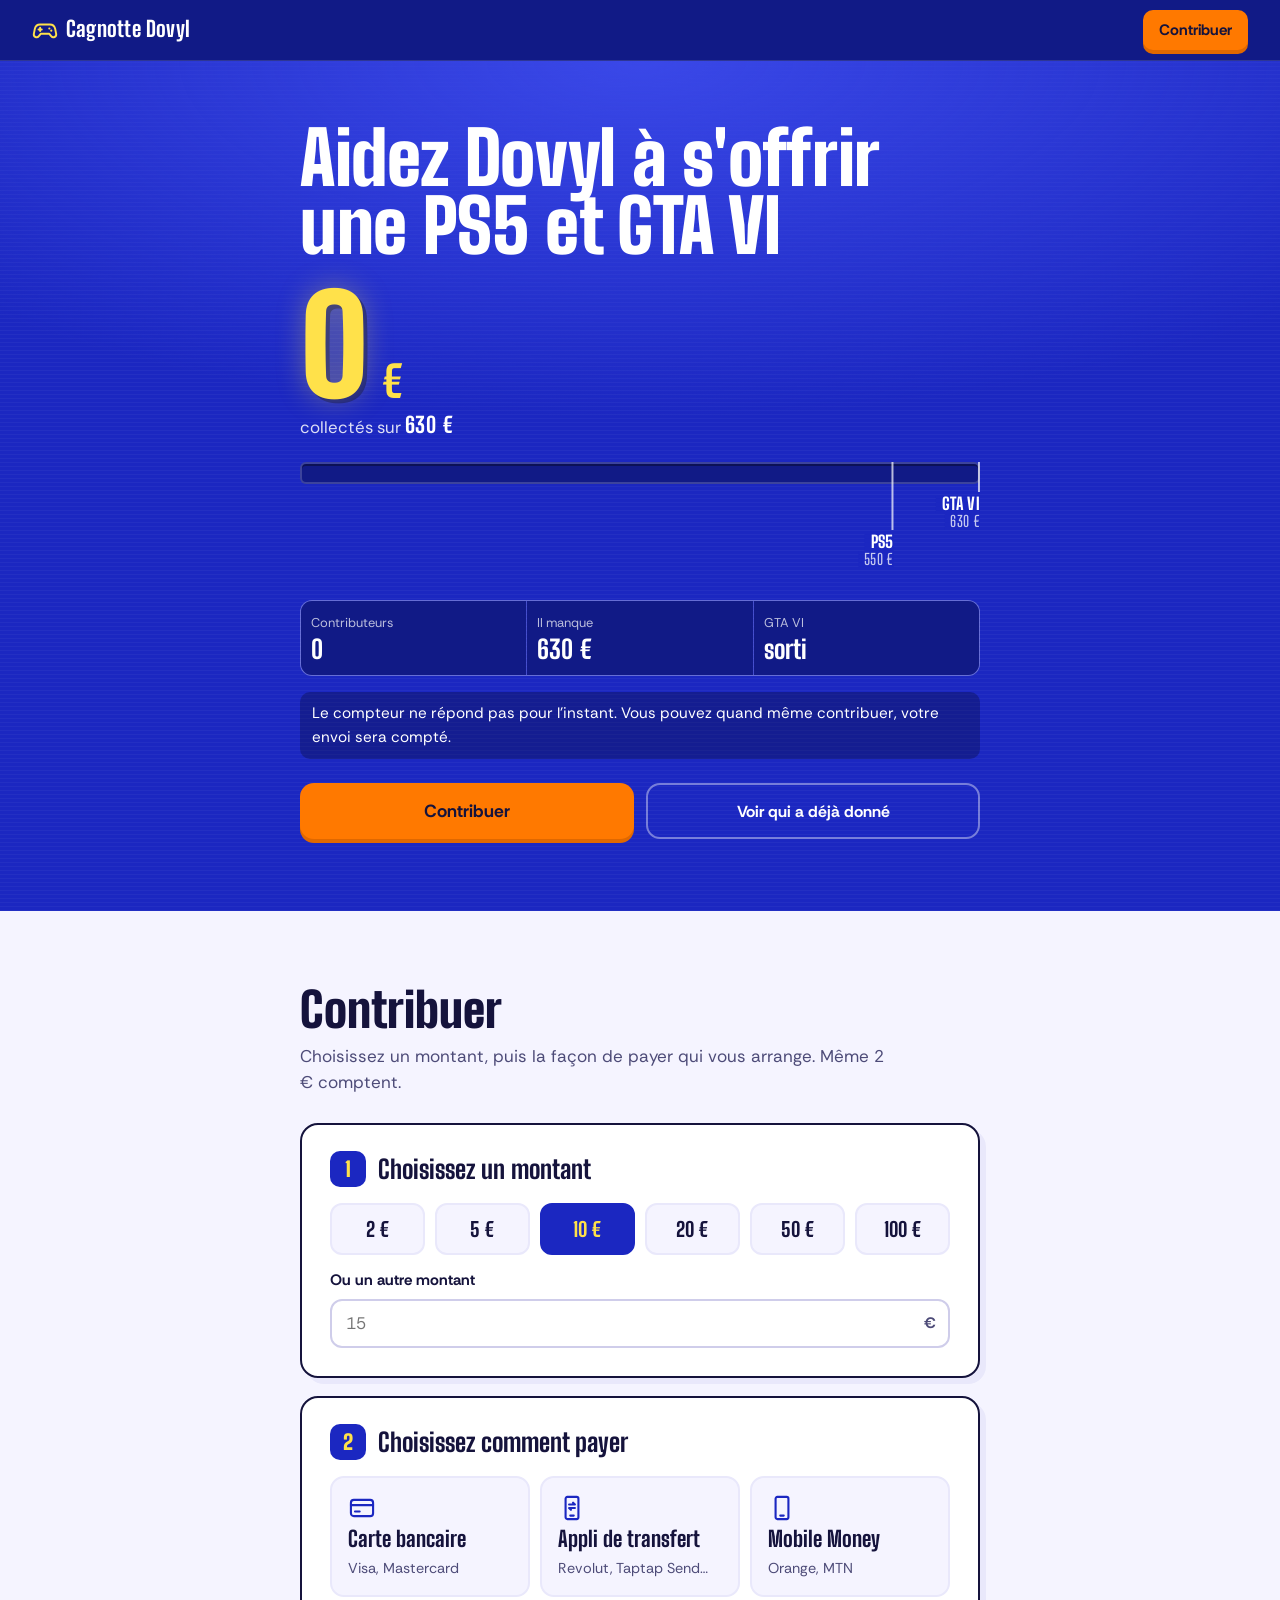
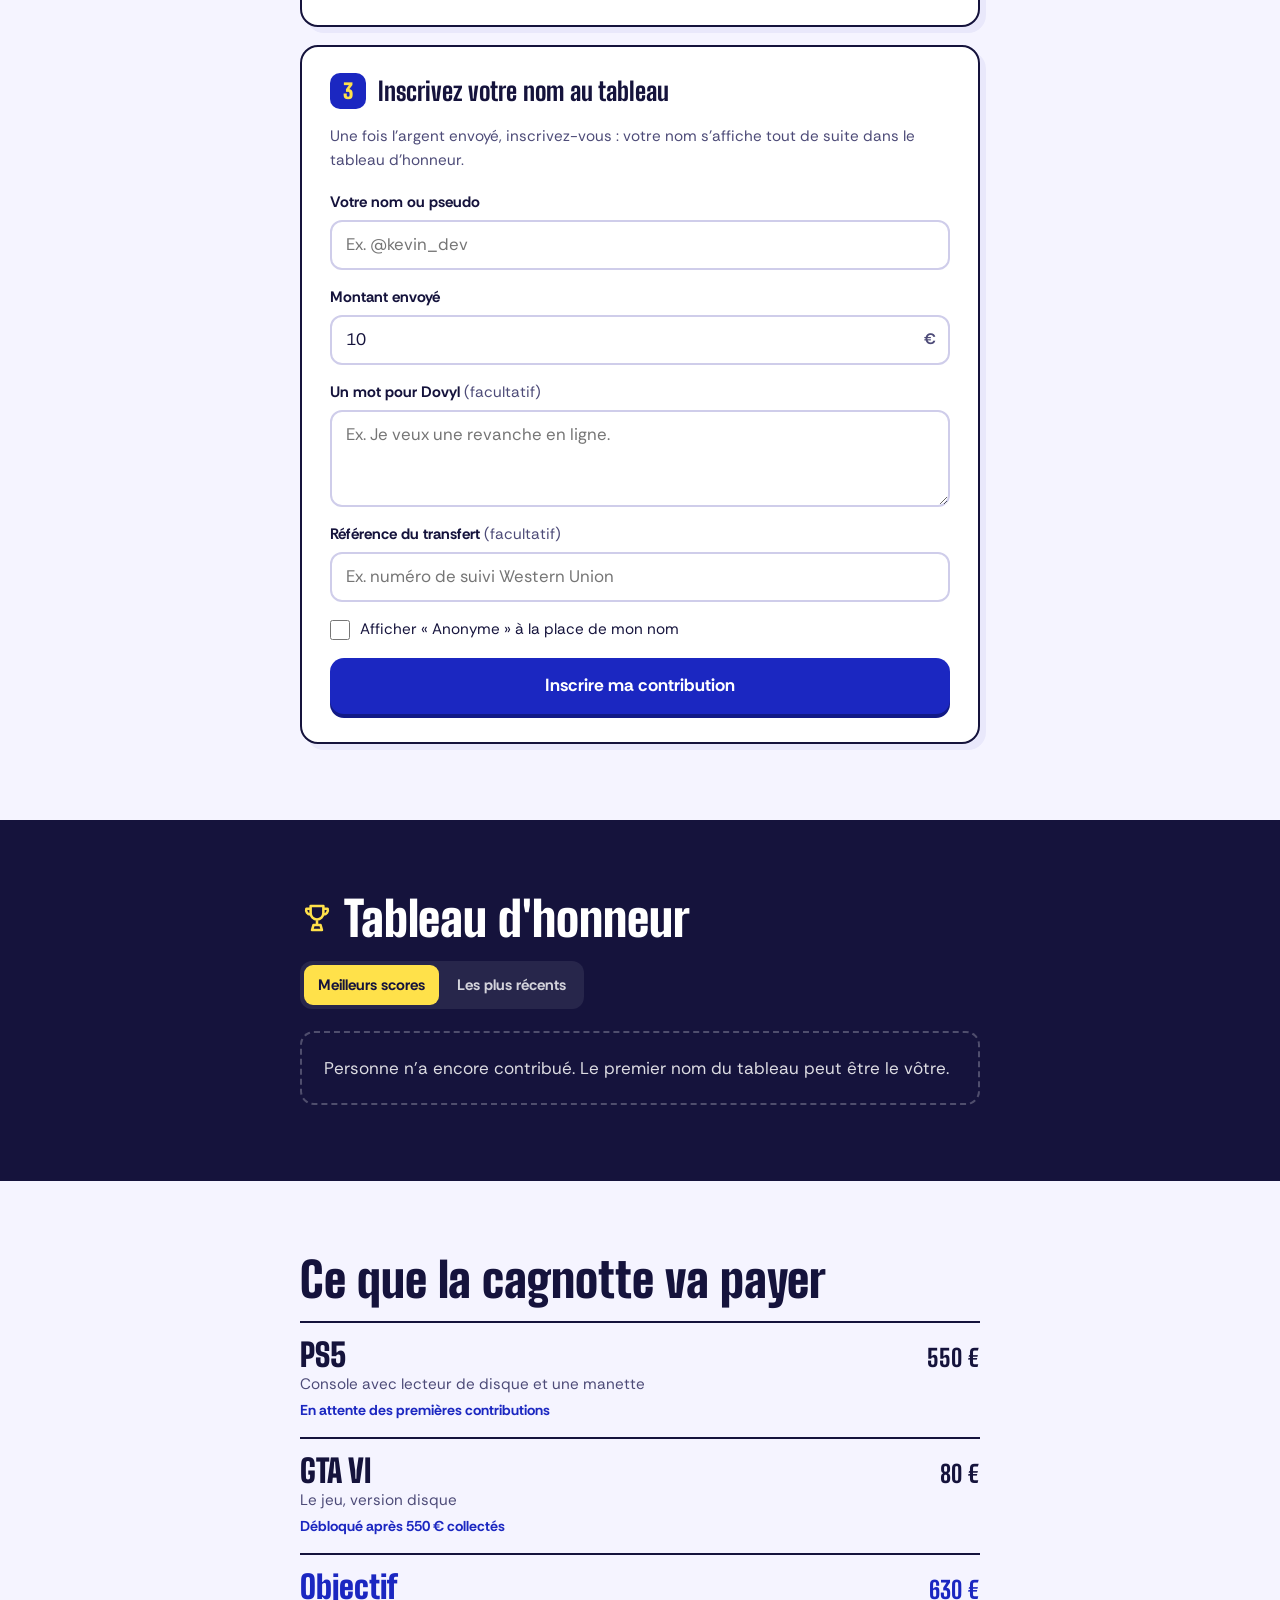
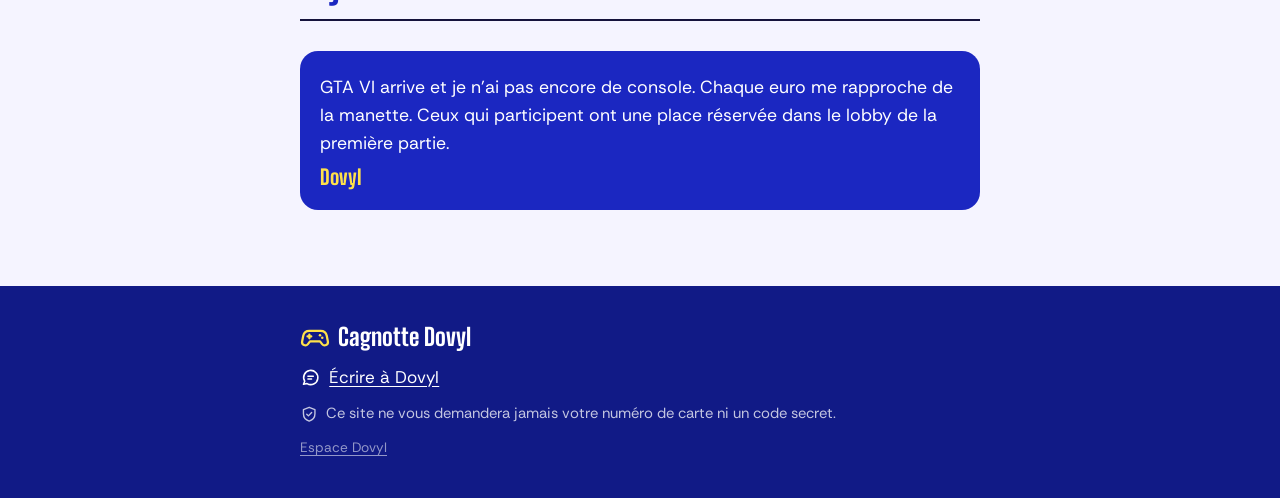
<file: index.html>
<!doctype html>
<html lang="fr">
<head>
  <meta charset="utf-8">
  <meta name="viewport" content="width=device-width, initial-scale=1">
  <title>Cagnotte Dovyl</title>
  <meta name="description" content="Aidez Dovyl à s'offrir une PS5 et GTA VI. Par carte bancaire ou appli de transfert, même 2 € comptent.">
  <meta name="theme-color" content="#1B27C1">
  <meta property="og:title" content="Cagnotte Dovyl : objectif PS5 + GTA VI">
  <meta property="og:description" content="Par carte bancaire ou appli de transfert. Même 2 € comptent.">
  <meta property="og:type" content="website">
  <meta property="og:image" content="https://nguiesseuyepmoudovyl.github.io/cagnotte-dovyl/assets/apercu.png">
  <meta name="twitter:card" content="summary_large_image">
  <link rel="icon" href="assets/favicon.svg" type="image/svg+xml">
  <link rel="preconnect" href="https://fonts.googleapis.com">
  <link rel="preconnect" href="https://fonts.gstatic.com" crossorigin>
  <link href="https://fonts.googleapis.com/css2?family=Rethink+Sans:wght@400;600;700&family=Big+Shoulders+Display:wght@600;800;900&display=swap" rel="stylesheet">
  <link rel="stylesheet" href="assets/style.css">
</head>
<body>
  <svg width="0" height="0" style="position:absolute" aria-hidden="true">
    <symbol id="i-manette" viewBox="0 0 24 24"><path fill="none" stroke="currentColor" stroke-width="1.8" stroke-linecap="round" stroke-linejoin="round" d="M7.5 7h9a5 5 0 0 1 4.9 4l.9 4.6a2.6 2.6 0 0 1-4.6 2.1L16 15.5H8l-1.7 2.2a2.6 2.6 0 0 1-4.6-2.1L2.6 11a5 5 0 0 1 4.9-4ZM7.5 10v3M6 11.5h3"/><circle cx="16" cy="10.6" r="1" fill="currentColor"/><circle cx="17.8" cy="12.6" r="1" fill="currentColor"/></symbol>
    <symbol id="i-carte" viewBox="0 0 24 24"><rect x="2.5" y="5" width="19" height="14" rx="2.5" fill="none" stroke="currentColor" stroke-width="1.8"/><path fill="none" stroke="currentColor" stroke-width="1.8" stroke-linecap="round" d="M2.5 9.5h19M6 15h4"/></symbol>
    <symbol id="i-appli" viewBox="0 0 24 24"><path fill="none" stroke="currentColor" stroke-width="1.8" stroke-linecap="round" stroke-linejoin="round" d="M8 2.5h8a1.5 1.5 0 0 1 1.5 1.5v16a1.5 1.5 0 0 1-1.5 1.5H8A1.5 1.5 0 0 1 6.5 20V4A1.5 1.5 0 0 1 8 2.5ZM10.5 18.5h3M9.5 9h5l-1.6-1.6M14.5 12h-5l1.6 1.6"/></symbol>
    <symbol id="i-tel" viewBox="0 0 24 24"><path fill="none" stroke="currentColor" stroke-width="1.8" stroke-linecap="round" stroke-linejoin="round" d="M8 2.5h8a1.5 1.5 0 0 1 1.5 1.5v16a1.5 1.5 0 0 1-1.5 1.5H8A1.5 1.5 0 0 1 6.5 20V4A1.5 1.5 0 0 1 8 2.5ZM10.5 18.5h3"/></symbol>
    <symbol id="i-copier" viewBox="0 0 24 24"><path fill="none" stroke="currentColor" stroke-width="1.8" stroke-linecap="round" stroke-linejoin="round" d="M9 9h10.5v11.5H9zM15 9V4.5H4.5V15H9"/></symbol>
    <symbol id="i-externe" viewBox="0 0 24 24"><path fill="none" stroke="currentColor" stroke-width="1.8" stroke-linecap="round" stroke-linejoin="round" d="M13.5 4.5h6v6M19.5 4.5l-8 8M17 14v5.5H4.5V7H10"/></symbol>
    <symbol id="i-bulle" viewBox="0 0 24 24"><path fill="none" stroke="currentColor" stroke-width="1.8" stroke-linecap="round" stroke-linejoin="round" d="M4 19.5 5.3 16A8 8 0 1 1 8 18.7L4 19.5Z"/><path fill="none" stroke="currentColor" stroke-width="1.8" stroke-linecap="round" d="M9 10.5h6M9 13.5h4"/></symbol>
    <symbol id="i-ok" viewBox="0 0 24 24"><path fill="none" stroke="currentColor" stroke-width="2.2" stroke-linecap="round" stroke-linejoin="round" d="m5 12.5 4.5 4.5L19 7.5"/></symbol>
    <symbol id="i-coupe" viewBox="0 0 24 24"><path fill="none" stroke="currentColor" stroke-width="1.8" stroke-linecap="round" stroke-linejoin="round" d="M7.5 3.5h9v5a4.5 4.5 0 0 1-9 0v-5ZM7.5 5.5H4.5a3 3 0 0 0 3 4M16.5 5.5h3a3 3 0 0 1-3 4M12 13v4M8.5 20.5h7l-1-3.5h-5z"/></symbol>
    <symbol id="i-bouclier" viewBox="0 0 24 24"><path fill="none" stroke="currentColor" stroke-width="1.8" stroke-linejoin="round" d="M12 3 4.5 6v5.5c0 4.5 3.2 8.2 7.5 9.5 4.3-1.3 7.5-5 7.5-9.5V6L12 3Z"/><path fill="none" stroke="currentColor" stroke-width="1.8" stroke-linecap="round" stroke-linejoin="round" d="m8.8 12 2.2 2.2 4.2-4.4"/></symbol>
  </svg>

  <header class="barre">
    <a class="marque" href="#haut" aria-label="Cagnotte Dovyl, haut de page">
      <svg class="ic" aria-hidden="true"><use href="#i-manette"/></svg>
      <span>Cagnotte Dovyl</span>
    </a>
    <a class="btn btn-orange btn-petit" href="#contribuer">Contribuer</a>
  </header>

  <main id="haut">
    <!-- Borne : le score de la cagnotte -->
    <section class="borne" aria-labelledby="titre">
      <div class="borne-int">
        <h1 id="titre">Aidez Dovyl à s'offrir une PS5 et GTA VI</h1>

        <div class="score" aria-live="polite">
          <p class="score-valeur"><span id="score">0</span><span class="score-unite">€</span></p>
          <p class="score-legende">collectés sur <strong id="objectif">630 €</strong></p>
        </div>

        <div class="piste" id="piste" role="progressbar" aria-label="Progression de la cagnotte" aria-valuemin="0" aria-valuemax="100" aria-valuenow="0">
          <div class="piste-rail"><div class="piste-jauge" id="jauge"></div></div>
          <div class="piste-paliers" id="paliers"></div>
        </div>

        <dl class="stats">
          <div><dt>Contributeurs</dt><dd id="nb-contrib">0</dd></div>
          <div><dt>Il manque</dt><dd id="reste">630 €</dd></div>
          <div><dt>GTA VI</dt><dd id="compte-rebours">bientôt</dd></div>
        </dl>

        <p class="etat-hors-ligne" id="hors-ligne" hidden>Le compteur ne répond pas pour l'instant. Vous pouvez quand même contribuer, votre envoi sera compté.</p>

        <div class="borne-actions">
          <a class="btn btn-orange btn-grand" href="#contribuer">Contribuer</a>
          <a class="btn btn-fantome" href="#honneur">Voir qui a déjà donné</a>
        </div>
      </div>
    </section>

    <!-- Comment contribuer -->
    <section class="bloc" id="contribuer" aria-labelledby="titre-contrib">
      <div class="bloc-int">
        <h2 id="titre-contrib">Contribuer</h2>
        <p class="intro">Choisissez un montant, puis la façon de payer qui vous arrange. Même 2 € comptent.</p>

        <ol class="etapes">
          <li class="etape">
            <h3><span class="etape-n">1</span>Choisissez un montant</h3>
            <div class="montants" id="montants" role="radiogroup" aria-label="Montant de la contribution"></div>
            <label class="champ champ-libre">
              <span>Ou un autre montant</span>
              <span class="champ-avec-unite">
                <input id="montant-libre" type="number" inputmode="decimal" min="1" step="0.5" placeholder="15">
                <span>€</span>
              </span>
            </label>
          </li>

          <li class="etape">
            <h3><span class="etape-n">2</span>Choisissez comment payer</h3>
            <div class="moyens" id="moyens" role="radiogroup" aria-label="Moyen de paiement">
              <button type="button" class="moyen" role="radio" aria-checked="false" data-moyen="carte">
                <svg class="ic" aria-hidden="true"><use href="#i-carte"/></svg>
                <span class="moyen-nom">Carte bancaire</span>
                <span class="moyen-desc">Visa, Mastercard</span>
              </button>
              <button type="button" class="moyen" role="radio" aria-checked="false" data-moyen="appli">
                <svg class="ic" aria-hidden="true"><use href="#i-appli"/></svg>
                <span class="moyen-nom">Appli de transfert</span>
                <span class="moyen-desc">Revolut, Taptap Send…</span>
              </button>
              <button type="button" class="moyen" role="radio" aria-checked="false" data-moyen="mobile">
                <svg class="ic" aria-hidden="true"><use href="#i-tel"/></svg>
                <span class="moyen-nom">Mobile Money</span>
                <span class="moyen-desc">Orange, MTN</span>
              </button>
            </div>

            <!-- Carte bancaire -->
            <div class="panneau" id="p-carte" hidden>
              <div id="carte-direct" hidden>
                <a class="btn btn-orange btn-grand btn-bloc" id="btn-carte" href="#" target="_blank" rel="noopener">
                  <svg class="ic" aria-hidden="true"><use href="#i-carte"/></svg><span class="txt-montant-carte">Payer par carte</span>
                </a>
                <p class="aide">Vous saisissez votre carte sur la page sécurisée de Notch Pay, jamais sur ce site.</p>
              </div>
              <div id="carte-wu">
                <p class="panneau-intro">Western Union accepte la carte bancaire sur son site, sans installer d'appli. L'argent arrive en quelques minutes sur le compte Orange Money de Dovyl.</p>
                <ol class="mini-etapes">
                  <li>Ouvrez Western Union et choisissez <strong>Cameroun</strong>, réception <strong>Orange Money</strong>.</li>
                  <li>Indiquez <strong class="txt-montant">10 €</strong> et les coordonnées ci-dessous.</li>
                  <li>Payez avec votre carte, puis revenez inscrire votre nom à l'étape 3.</li>
                </ol>
                <a class="btn btn-orange btn-grand btn-bloc" id="btn-wu" href="#" target="_blank" rel="noopener">
                  Ouvrir Western Union<svg class="ic" aria-hidden="true"><use href="#i-externe"/></svg>
                </a>
              </div>
            </div>

            <!-- Appli de transfert -->
            <div class="panneau" id="p-appli" hidden>
              <p class="panneau-intro">Dans l'appli, envoyez vers le <strong>Cameroun</strong>, mode <strong>Orange Money</strong>. Vous payez par carte ou par virement, l'argent arrive en quelques minutes.</p>
              <div class="services" id="services"></div>
              <p class="aide">Une appli bancaire classique (BNP, Crédit Agricole…) ne peut pas envoyer vers Orange Money : passez par une de ces applis.</p>
            </div>

            <!-- Coordonnées du bénéficiaire (carte et appli) -->
            <div class="beneficiaire" id="beneficiaire" hidden>
              <p class="beneficiaire-titre">Coordonnées à saisir</p>
              <dl>
                <div><dt>Pays</dt><dd>Cameroun</dd></div>
                <div><dt>Réception</dt><dd>Orange Money</dd></div>
                <div><dt>Numéro</dt><dd><span class="num-intl">+237 695 22 58 50</span>
                  <button class="copie" type="button" data-copier="numero" aria-label="Copier le numéro"><svg class="ic" aria-hidden="true"><use href="#i-copier"/></svg></button></dd></div>
                <div><dt>Nom</dt><dd><span class="nom-benef">Dovyl</span>
                  <button class="copie" type="button" data-copier="nom" aria-label="Copier le nom"><svg class="ic" aria-hidden="true"><use href="#i-copier"/></svg></button></dd></div>
                <div><dt>Montant</dt><dd class="txt-montant">10 €</dd></div>
              </dl>
              <p class="aide">Les frais du service (souvent 1 à 3 €) s'ajoutent au montant.</p>
            </div>

            <!-- Mobile Money : Notch Pay (vérifié automatiquement) ou à la main -->
            <div class="panneau" id="p-mobile" hidden>
              <div id="mobile-np">
                <p class="panneau-intro">Payez avec <strong>Orange Money</strong> ou <strong>MTN MoMo</strong> sur la page sécurisée de Notch Pay. Votre nom s'ajoute tout seul au tableau d'honneur dès que le paiement passe.</p>
                <p class="pastille-verifie"><svg class="ic" aria-hidden="true"><use href="#i-ok"/></svg>Paiement vérifié automatiquement</p>
                <p class="aide">Remplissez l'étape 3, puis validez le paiement sur votre téléphone.</p>
              </div>
              <details class="manuel" id="om-manuel">
                <summary>Payer à la main, sans Notch Pay (Orange Money ou banque)</summary>
                <div class="manuel-contenu">
              <a class="btn btn-orange btn-grand btn-bloc" id="btn-ussd" href="#">
                <svg class="ic" aria-hidden="true"><use href="#i-tel"/></svg>
                <span id="btn-ussd-texte">Envoyer 6 560 FCFA</span>
              </a>
              <p class="aide">Sur Android, le bouton ouvre le téléphone avec le code déjà rempli. Validez avec votre code secret Orange Money.</p>
              <div class="carte-num">
                <div>
                  <p class="carte-num-label">Numéro Orange Money de Dovyl</p>
                  <p class="carte-num-valeur num-local">6 95 22 58 50</p>
                </div>
                <button class="btn btn-contour btn-petit" type="button" data-copier="numero-local">
                  <svg class="ic" aria-hidden="true"><use href="#i-copier"/></svg>Copier
                </button>
              </div>
              <p class="aide">Sur iPhone, tapez <code id="code-ussd">#150*1*1*695225850*6560#</code> puis appelez.</p>
              <p class="aide"><strong>Depuis votre banque au Cameroun</strong> (Ecobank, UBA…) : dans l'appli bancaire, choisissez un transfert vers un compte Orange Money et saisissez ce numéro.</p>
              <p class="aide">Puis inscrivez votre nom à l'étape 3.</p>
                </div>
              </details>
            </div>
          </li>

          <li class="etape">
            <h3><span class="etape-n">3</span>Inscrivez votre nom au tableau</h3>
            <p class="aide" id="aide-etape3">Une fois l'argent envoyé, inscrivez-vous : votre nom s'affiche tout de suite dans le tableau d'honneur.</p>
            <div class="retour-paiement" id="retour-paiement" hidden role="status" tabindex="-1"></div>
            <form class="formulaire" id="form-declaration" novalidate>
              <label class="champ">
                <span>Votre nom ou pseudo</span>
                <input name="nom" maxlength="40" autocomplete="nickname" required placeholder="Ex. @kevin_dev">
              </label>
              <label class="champ" id="champ-contact" hidden>
                <span>Numéro Mobile Money <em>(ou e-mail)</em></span>
                <input name="contact" inputmode="tel" autocomplete="tel" maxlength="120" placeholder="Ex. 690112233">
              </label>
              <label class="champ">
                <span id="libelle-montant">Montant envoyé</span>
                <span class="champ-avec-unite">
                  <input name="montant" type="number" inputmode="decimal" min="1" step="0.01" required placeholder="10">
                  <span>€</span>
                </span>
              </label>
              <label class="champ">
                <span>Un mot pour Dovyl <em>(facultatif)</em></span>
                <textarea name="message" maxlength="240" rows="3" placeholder="Ex. Je veux une revanche en ligne."></textarea>
              </label>
              <label class="champ" id="champ-reference">
                <span>Référence du transfert <em>(facultatif)</em></span>
                <input name="reference" maxlength="40" placeholder="Ex. numéro de suivi Western Union">
              </label>
              <label class="case">
                <input type="checkbox" name="anonyme">
                <span>Afficher « Anonyme » à la place de mon nom</span>
              </label>
              <p class="erreur" id="erreur-form" role="alert" hidden></p>
              <button class="btn btn-cobalt btn-grand btn-bloc" type="submit" id="btn-declarer">Inscrire ma contribution</button>
            </form>

            <div class="merci" id="merci" hidden tabindex="-1">
              <svg class="ic ic-grand" aria-hidden="true"><use href="#i-ok"/></svg>
              <h4>Merci, c'est noté.</h4>
              <p>Votre nom est maintenant dans le tableau d'honneur.</p>
              <a class="btn btn-contour btn-bloc" id="btn-prevenir" href="#" target="_blank" rel="noopener">
                <svg class="ic" aria-hidden="true"><use href="#i-bulle"/></svg>Prévenir Dovyl
              </a>
              <button class="lien-btn" type="button" id="nouvelle-declaration">Inscrire une autre contribution</button>
            </div>
          </li>
        </ol>
      </div>
    </section>

    <!-- Tableau d'honneur -->
    <section class="bloc bloc-sombre" id="honneur" aria-labelledby="titre-honneur">
      <div class="bloc-int">
        <h2 id="titre-honneur"><svg class="ic" aria-hidden="true"><use href="#i-coupe"/></svg>Tableau d'honneur</h2>
        <div class="onglets" role="tablist" aria-label="Ordre du tableau">
          <button role="tab" aria-selected="true" data-ordre="montant" type="button">Meilleurs scores</button>
          <button role="tab" aria-selected="false" data-ordre="date" type="button">Les plus récents</button>
        </div>
        <ol class="classement" id="classement" aria-live="polite"></ol>
        <p class="vide" id="classement-vide" hidden>Personne n'a encore contribué. Le premier nom du tableau peut être le vôtre.</p>
      </div>
    </section>

    <!-- La liste d'achats -->
    <section class="bloc" id="achats" aria-labelledby="titre-achats">
      <div class="bloc-int">
        <h2 id="titre-achats">Ce que la cagnotte va payer</h2>
        <ul class="achats" id="liste-achats"></ul>
        <blockquote class="mot">
          <p>GTA VI arrive et je n'ai pas encore de console. Chaque euro me rapproche de la manette. Ceux qui participent ont une place réservée dans le lobby de la première partie.</p>
          <footer>Dovyl</footer>
        </blockquote>
      </div>
    </section>
  </main>

  <footer class="pied">
    <div class="pied-int">
      <p class="pied-marque"><svg class="ic" aria-hidden="true"><use href="#i-manette"/></svg>Cagnotte Dovyl</p>
      <p><a id="lien-contact-pied" href="#" target="_blank" rel="noopener"><svg class="ic" aria-hidden="true"><use href="#i-bulle"/></svg>Écrire à Dovyl</a></p>
      <p class="pied-note"><svg class="ic" aria-hidden="true"><use href="#i-bouclier"/></svg>Ce site ne vous demandera jamais votre numéro de carte ni un code secret.</p>
      <p class="pied-admin"><a href="admin.html">Espace Dovyl</a></p>
    </div>
  </footer>

  <script src="assets/config.js"></script>
  <script src="assets/commun.js"></script>
  <script src="assets/app.js"></script>
</body>
</html>
</file>
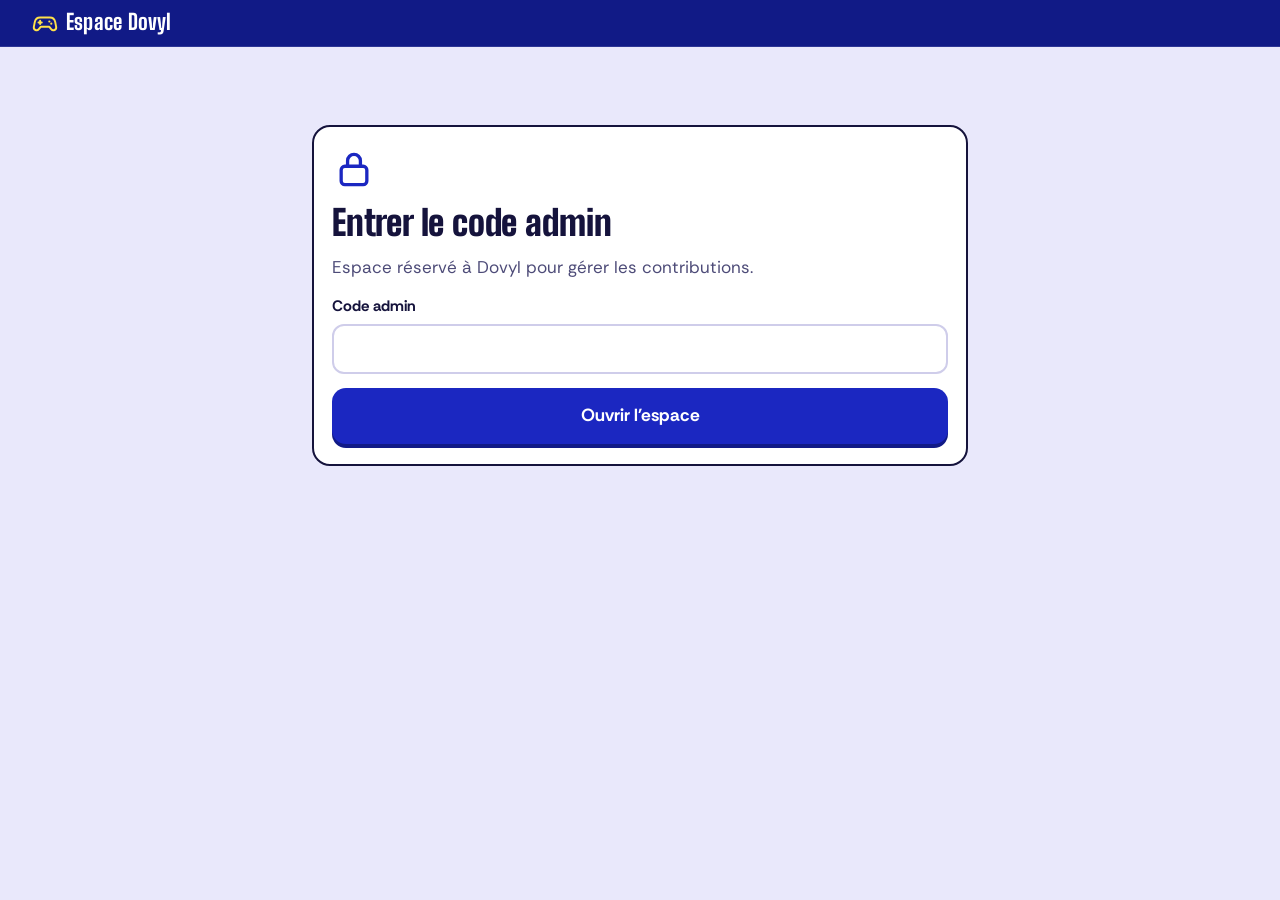
<file: admin.html>
<!doctype html>
<html lang="fr">
<head>
  <meta charset="utf-8">
  <meta name="viewport" content="width=device-width, initial-scale=1">
  <meta name="robots" content="noindex, nofollow">
  <title>Espace Dovyl</title>
  <meta name="theme-color" content="#111A86">
  <link rel="icon" href="assets/favicon.svg" type="image/svg+xml">
  <link rel="preconnect" href="https://fonts.googleapis.com">
  <link rel="preconnect" href="https://fonts.gstatic.com" crossorigin>
  <link href="https://fonts.googleapis.com/css2?family=Rethink+Sans:wght@400;600;700&family=Big+Shoulders+Display:wght@600;800;900&display=swap" rel="stylesheet">
  <link rel="stylesheet" href="assets/style.css">
  <link rel="stylesheet" href="assets/admin.css">
</head>
<body class="admin">
  <svg width="0" height="0" style="position:absolute" aria-hidden="true">
    <symbol id="i-manette" viewBox="0 0 24 24"><path fill="none" stroke="currentColor" stroke-width="1.8" stroke-linecap="round" stroke-linejoin="round" d="M7.5 7h9a5 5 0 0 1 4.9 4l.9 4.6a2.6 2.6 0 0 1-4.6 2.1L16 15.5H8l-1.7 2.2a2.6 2.6 0 0 1-4.6-2.1L2.6 11a5 5 0 0 1 4.9-4ZM7.5 10v3M6 11.5h3"/><circle cx="16" cy="10.6" r="1" fill="currentColor"/><circle cx="17.8" cy="12.6" r="1" fill="currentColor"/></symbol>
    <symbol id="i-cadenas" viewBox="0 0 24 24"><rect x="5" y="10.5" width="14" height="10" rx="2" fill="none" stroke="currentColor" stroke-width="1.8"/><path fill="none" stroke="currentColor" stroke-width="1.8" stroke-linecap="round" d="M8.5 10.5V7.5a3.5 3.5 0 0 1 7 0v3"/></symbol>
    <symbol id="i-ok" viewBox="0 0 24 24"><path fill="none" stroke="currentColor" stroke-width="2.2" stroke-linecap="round" stroke-linejoin="round" d="m5 12.5 4.5 4.5L19 7.5"/></symbol>
    <symbol id="i-non" viewBox="0 0 24 24"><path fill="none" stroke="currentColor" stroke-width="2.2" stroke-linecap="round" d="m6.5 6.5 11 11M17.5 6.5l-11 11"/></symbol>
    <symbol id="i-retour" viewBox="0 0 24 24"><path fill="none" stroke="currentColor" stroke-width="1.8" stroke-linecap="round" stroke-linejoin="round" d="M9 7 4.5 11.5 9 16M5 11.5h9a5 5 0 0 1 0 10h-2"/></symbol>
    <symbol id="i-corbeille" viewBox="0 0 24 24"><path fill="none" stroke="currentColor" stroke-width="1.8" stroke-linecap="round" stroke-linejoin="round" d="M4.5 6.5h15M9.5 6.5V4h5v2.5M6.5 6.5l1 14h9l1-14M10 10.5v6M14 10.5v6"/></symbol>
  </svg>

  <header class="barre">
    <a class="marque" href="./" aria-label="Retour à la cagnotte">
      <svg class="ic" aria-hidden="true"><use href="#i-manette"/></svg>
      <span>Espace Dovyl</span>
    </a>
    <button class="btn btn-fantome btn-petit" type="button" id="deconnexion" hidden>Se déconnecter</button>
  </header>

  <!-- Connexion -->
  <main class="admin-main" id="vue-connexion">
    <form class="carte-admin connexion" id="form-connexion">
      <svg class="ic ic-grand" aria-hidden="true"><use href="#i-cadenas"/></svg>
      <h1>Entrer le code admin</h1>
      <p>Espace réservé à Dovyl pour gérer les contributions.</p>
      <label class="champ">
        <span>Code admin</span>
        <input name="code" type="password" autocomplete="current-password" required>
      </label>
      <p class="erreur" id="erreur-connexion" role="alert" hidden></p>
      <button class="btn btn-cobalt btn-grand btn-bloc" type="submit">Ouvrir l'espace</button>
    </form>
  </main>

  <!-- Tableau de bord -->
  <main class="admin-main" id="vue-admin" hidden>
    <section class="resume" aria-label="Résumé">
      <div><p>Collecté</p><strong id="r-total">0 €</strong></div>
      <div><p>Contributions</p><strong id="r-nombre">0</strong></div>
      <div><p>Objectif</p><strong id="r-objectif">0 %</strong></div>
    </section>

    <div class="onglets onglets-admin" role="tablist" aria-label="Filtrer les contributions">
      <button role="tab" aria-selected="true" data-filtre="validee" type="button">Comptées <span id="c-validee"></span></button>
      <button role="tab" aria-selected="false" data-filtre="rejetee" type="button">Retirées <span id="c-rejetee"></span></button>
      <button role="tab" aria-selected="false" data-filtre="en_attente" type="button" id="onglet-attente" hidden>À vérifier <span id="c-en_attente"></span></button>
    </div>
    <p class="aide-admin" id="aide-filtre">Chaque inscription compte dès qu'elle est envoyée. Si tu ne retrouves pas l'argent dans tes SMS Orange Money, retire-la du compteur. L'équivalent en FCFA est indiqué, les frais du service de transfert peuvent le réduire un peu.</p>
    <ul class="liste-admin" id="liste"></ul>
    <p class="vide-admin" id="vide" hidden>Rien ici pour le moment.</p>

    <details class="carte-admin repliable">
      <summary>Ajouter une contribution reçue autrement (PayPal d'un ami, espèces…)</summary>
      <form class="formulaire" id="form-ajout">
        <label class="champ"><span>Nom</span><input name="nom" maxlength="40" required></label>
        <label class="champ"><span>Montant</span>
          <span class="champ-avec-unite"><input name="montant" type="number" inputmode="decimal" min="1" step="0.01" required><span>€</span></span>
        </label>
        <label class="champ"><span>Message <em>(facultatif)</em></span><input name="message" maxlength="240"></label>
        <label class="case"><input type="checkbox" name="anonyme"><span>Afficher « Anonyme »</span></label>
        <button class="btn btn-cobalt btn-bloc" type="submit">Ajouter au compteur</button>
      </form>
    </details>

    <details class="carte-admin repliable">
      <summary>Changer le code admin</summary>
      <form class="formulaire" id="form-code">
        <label class="champ"><span>Nouveau code (8 caractères minimum)</span><input name="nouveau" type="password" minlength="8" autocomplete="new-password" required></label>
        <label class="champ"><span>Confirmer le nouveau code</span><input name="confirmation" type="password" minlength="8" autocomplete="new-password" required></label>
        <button class="btn btn-contour btn-bloc" type="submit">Changer le code</button>
      </form>
    </details>
  </main>

  <script src="assets/config.js"></script>
  <script src="assets/commun.js"></script>
  <script src="assets/admin.js"></script>
</body>
</html>
</file>
<file: assets/style.css>
/* Cagnotte Dovyl — borne d'arcade cobalt, score citron, paiement orange */
:root {
  --cobalt: #1B27C1;
  --cobalt-nuit: #111A86;
  --cobalt-clair: #3A48E8;
  --citron: #FFE14A;
  --orange: #FF7900;
  --orange-fonce: #E06800;
  --papier: #F5F4FF;
  --pale: #E9E8FB;
  --encre: #15133C;
  --encre-douce: #4D4B78;
  --blanc: #FFFFFF;
  --ok: #128A5B;
  --erreur: #C42B2B;

  --f-titre: 'Big Shoulders Display', 'Arial Narrow', sans-serif;
  --f-texte: 'Rethink Sans', system-ui, sans-serif;

  --gouttiere: 16px;
  --largeur: 680px;
}

*, *::before, *::after { box-sizing: border-box; }
[hidden] { display: none !important; }
html { scroll-behavior: smooth; -webkit-text-size-adjust: 100%; }
@media (prefers-reduced-motion: reduce) { html { scroll-behavior: auto; } }
body {
  margin: 0;
  background: var(--papier);
  color: var(--encre);
  font: 400 1.0625rem/1.55 var(--f-texte);
}
img, svg { display: block; }
a { color: inherit; }
:focus-visible { outline: 3px solid var(--citron); outline-offset: 3px; border-radius: 4px; }
.bloc :focus-visible, .formulaire :focus-visible { outline-color: var(--cobalt-clair); }

.ic { width: 1.25em; height: 1.25em; flex: none; }
.ic-grand { width: 44px; height: 44px; }

/* ---------- Barre ---------- */
.barre {
  position: sticky; top: 0; z-index: 10;
  display: flex; align-items: center; justify-content: space-between; gap: 12px;
  padding: 10px var(--gouttiere);
  background: var(--cobalt-nuit);
  color: var(--blanc);
  border-bottom: 1px solid rgba(255,255,255,.12);
}
.marque {
  display: inline-flex; align-items: center; gap: 8px;
  text-decoration: none;
  font: 800 1.35rem/1 var(--f-titre);
  letter-spacing: .01em;
}
.marque .ic { color: var(--citron); width: 26px; height: 26px; }

/* ---------- Boutons ---------- */
.btn {
  display: inline-flex; align-items: center; justify-content: center; gap: 10px;
  min-height: 48px; padding: 12px 22px;
  border: 2px solid transparent; border-radius: 14px;
  font: 700 1rem/1.2 var(--f-texte);
  text-decoration: none; cursor: pointer;
  transition: transform .12s ease, background-color .15s ease;
}
.btn:active { transform: translateY(2px); }
.btn-petit { min-height: 40px; padding: 8px 14px; border-radius: 10px; font-size: .95rem; }
.btn-grand { min-height: 56px; font-size: 1.1rem; padding: 14px 26px; }
.btn-bloc { width: 100%; }
.btn-orange { background: var(--orange); color: var(--encre); box-shadow: 0 4px 0 var(--orange-fonce); }
.btn-orange:hover { background: #FF8A1F; }
.btn-orange:active { box-shadow: 0 2px 0 var(--orange-fonce); }
.btn-cobalt { background: var(--cobalt); color: var(--blanc); box-shadow: 0 4px 0 var(--cobalt-nuit); }
.btn-cobalt:hover { background: var(--cobalt-clair); }
.btn-cobalt:active { box-shadow: 0 2px 0 var(--cobalt-nuit); }
.btn-cobalt[disabled] { opacity: .6; cursor: wait; }
.btn-fantome { background: transparent; color: var(--blanc); border-color: rgba(255,255,255,.4); }
.btn-fantome:hover { border-color: var(--blanc); }
.btn-contour { background: var(--blanc); color: var(--encre); border-color: var(--encre); }
.btn-contour:hover { background: var(--pale); }
.lien-btn {
  background: none; border: 0; padding: 6px 0; cursor: pointer;
  font: 700 .95rem var(--f-texte); color: var(--cobalt); text-decoration: underline; text-underline-offset: 3px;
}

/* ---------- Borne (hero) ---------- */
.borne {
  background:
    radial-gradient(120% 70% at 50% 0%, var(--cobalt-clair) 0%, transparent 60%),
    repeating-linear-gradient(0deg, rgba(255,255,255,.035) 0 1px, transparent 1px 4px),
    var(--cobalt);
  color: var(--blanc);
  padding: 36px var(--gouttiere) 44px;
}
.borne-int { max-width: var(--largeur); margin: 0 auto; }
.borne h1 {
  margin: 0 0 28px;
  font: 900 clamp(2.6rem, 11vw, 4.6rem)/.92 var(--f-titre);
  letter-spacing: -.005em;
  text-wrap: balance;
}

.score { margin-bottom: 22px; }
.score-valeur {
  margin: 0;
  display: flex; align-items: baseline; flex-wrap: wrap; gap: 0 12px;
  font: 900 clamp(4rem, 22vw, 8.5rem)/.85 var(--f-titre);
  color: var(--citron);
  font-variant-numeric: tabular-nums;
  text-shadow: 0 0 28px rgba(255,225,74,.35), 4px 4px 0 var(--cobalt-nuit);
}
.score-unite { font-size: .32em; font-weight: 800; letter-spacing: .02em; text-shadow: none; }
.score-legende { margin: 10px 0 0; font-size: 1.05rem; color: rgba(255,255,255,.85); }
.score-legende strong { color: var(--blanc); font: 800 1.35rem/1 var(--f-titre); letter-spacing: .02em; }

/* Piste à paliers */
.piste { position: relative; margin: 8px 0 30px; padding-bottom: 86px; }
.piste-rail {
  height: 22px; border-radius: 6px;
  background: var(--cobalt-nuit);
  box-shadow: inset 0 2px 0 rgba(0,0,0,.35);
  overflow: hidden;
  border: 2px solid rgba(255,255,255,.18);
}
.piste-jauge {
  height: 100%; width: 0;
  background: repeating-linear-gradient(90deg, var(--citron) 0 14px, #F6CF1F 14px 18px);
  transition: width 1.4s cubic-bezier(.2,.8,.2,1);
}
@media (prefers-reduced-motion: reduce) { .piste-jauge { transition: none; } }
.piste-paliers { position: absolute; inset: 0; }
.palier {
  position: absolute; top: 0; transform: translateX(-100%);
  display: flex; flex-direction: column; align-items: flex-end;
  font-size: .8rem; line-height: 1.15; text-align: right; white-space: nowrap;
}
.palier::before {
  content: ''; display: block; width: 2px; height: calc(30px + var(--decal, 0) * 38px); margin-bottom: 4px;
  background: rgba(255,255,255,.7);
}
.palier b { font: 800 1.05rem/1 var(--f-titre); letter-spacing: .02em; }
.palier b, .palier span { background: var(--cobalt); padding-left: 6px; }
.palier span { color: rgba(255,255,255,.75); font: 600 .95rem/1.1 var(--f-titre); letter-spacing: .02em; }
.palier.atteint b { color: var(--citron); }
.palier.atteint::before { background: var(--citron); }

.stats {
  display: grid; grid-template-columns: repeat(3, 1fr); gap: 1px;
  margin: 0 0 28px;
  background: rgba(255,255,255,.18);
  border: 1px solid rgba(255,255,255,.18); border-radius: 12px; overflow: hidden;
}
.stats div { background: var(--cobalt-nuit); padding: 12px 10px; }
.stats dt { font-size: .8rem; color: rgba(255,255,255,.72); }
.stats dd { margin: 2px 0 0; font: 800 1.35rem/1.1 var(--f-titre); }
.etat-hors-ligne {
  margin: -12px 0 24px; padding: 10px 12px; border-radius: 10px;
  background: rgba(0,0,0,.25); font-size: .95rem;
}
.borne-actions { display: flex; flex-wrap: wrap; gap: 12px; }
.borne-actions .btn { flex: 1 1 220px; }

/* ---------- Blocs ---------- */
.bloc { padding: 52px var(--gouttiere); }
.bloc-int { max-width: var(--largeur); margin: 0 auto; }
.bloc h2 {
  display: flex; align-items: center; gap: 10px;
  margin: 0 0 10px;
  font: 900 clamp(2.1rem, 8vw, 3rem)/.95 var(--f-titre);
}
.bloc h2 .ic { width: 34px; height: 34px; }
.intro { margin: 0 0 28px; color: var(--encre-douce); max-width: 60ch; }
.bloc-pale { background: var(--pale); }
.bloc-sombre { background: var(--encre); color: var(--blanc); }
.bloc-sombre h2 .ic { color: var(--citron); }

/* Étapes (vraie séquence) */
.etapes { list-style: none; margin: 0; padding: 0; display: grid; gap: 18px; }
.etape {
  background: var(--blanc); border: 2px solid var(--encre); border-radius: 18px;
  padding: 20px 18px 22px;
  box-shadow: 6px 6px 0 var(--pale);
}
.etape h3 {
  display: flex; align-items: center; gap: 12px;
  margin: 0 0 16px; font: 800 1.6rem/1 var(--f-titre);
}
.etape-n {
  display: inline-grid; place-items: center; flex: none;
  width: 36px; height: 36px; border-radius: 10px;
  background: var(--cobalt); color: var(--citron);
  font: 900 1.3rem/1 var(--f-titre);
}
.aide { margin: 10px 0 0; font-size: .95rem; color: var(--encre-douce); }

/* Montants */
.montants { display: grid; grid-template-columns: repeat(3, 1fr); gap: 10px; }
.montant {
  min-height: 52px; padding: 8px 6px;
  border: 2px solid var(--pale); border-radius: 12px; background: var(--papier);
  font: 800 1.25rem/1 var(--f-titre); color: var(--encre); cursor: pointer;
  font-variant-numeric: tabular-nums;
}
.montant:hover { border-color: var(--cobalt-clair); }
.montant[aria-checked="true"] { background: var(--cobalt); border-color: var(--cobalt); color: var(--citron); }
.champ-libre { margin-top: 14px; }

/* Champs */
.champ { display: grid; gap: 6px; font-weight: 700; font-size: .95rem; }
.champ em { font-style: normal; font-weight: 400; color: var(--encre-douce); }
.champ input, .champ textarea {
  width: 100%; min-height: 48px; padding: 11px 14px;
  border: 2px solid #CFCDEA; border-radius: 12px; background: var(--blanc);
  font: 400 1.05rem/1.4 var(--f-texte); color: var(--encre);
}
.champ textarea { resize: vertical; }
.champ input:focus, .champ textarea:focus { border-color: var(--cobalt); outline: none; box-shadow: 0 0 0 3px rgba(58,72,232,.25); }
.champ-avec-unite { position: relative; display: block; }
.champ-avec-unite input { padding-right: 70px; }
.champ-avec-unite > span { position: absolute; right: 14px; top: 50%; transform: translateY(-50%); font-weight: 700; color: var(--encre-douce); pointer-events: none; }
.champ.invalide input { border-color: var(--erreur); }
.case { display: flex; gap: 10px; align-items: flex-start; font-size: .95rem; cursor: pointer; }
.case input { width: 20px; height: 20px; margin: 2px 0 0; accent-color: var(--cobalt); }
.formulaire { display: grid; gap: 16px; margin-top: 18px; }
.erreur { margin: 0; padding: 10px 12px; border-radius: 10px; background: #FDECEC; color: var(--erreur); font-weight: 700; font-size: .95rem; }

/* Numéro OM */
.carte-num {
  display: flex; align-items: center; justify-content: space-between; gap: 12px; flex-wrap: wrap;
  margin-top: 18px; padding: 14px 16px; border-radius: 14px;
  background: var(--encre); color: var(--blanc);
}
.carte-num-label { margin: 0; font-size: .85rem; color: rgba(255,255,255,.75); }
.carte-num-valeur { margin: 2px 0 0; font: 800 1.9rem/1 var(--f-titre); letter-spacing: .03em; color: var(--citron); font-variant-numeric: tabular-nums; }
.carte-num .btn-contour { border-color: var(--blanc); }

.manuel { margin-top: 14px; font-size: .95rem; }
.manuel summary { cursor: pointer; font-weight: 700; color: var(--cobalt); padding: 6px 0; }
.manuel p { margin: 8px 0; }
code { font: 700 .95em ui-monospace, Consolas, monospace; background: var(--pale); padding: 2px 6px; border-radius: 6px; word-break: break-all; }
.code-ussd { display: flex; flex-wrap: wrap; align-items: center; gap: 4px 14px; }
.code-ussd code { font-size: 1.1rem; padding: 6px 10px; }

/* Remerciement */
.merci { margin-top: 18px; padding: 22px 18px; border-radius: 16px; background: #E7F7EF; text-align: center; }
.merci:focus { outline: none; }
.merci .ic-grand { margin: 0 auto 8px; color: var(--ok); }
.merci h4 { margin: 0 0 6px; font: 800 1.7rem/1 var(--f-titre); }
.merci p { margin: 0 0 16px; }
.merci .lien-btn { margin-top: 12px; }

/* ---------- Tableau d'honneur ---------- */
.onglets { display: inline-flex; gap: 4px; padding: 4px; margin: 10px 0 22px; border-radius: 12px; background: rgba(255,255,255,.08); }
.onglets button {
  min-height: 40px; padding: 8px 14px; border: 0; border-radius: 9px; cursor: pointer;
  background: transparent; color: rgba(255,255,255,.8); font: 700 .95rem var(--f-texte);
}
.onglets button[aria-selected="true"] { background: var(--citron); color: var(--encre); }
.classement { list-style: none; margin: 0; padding: 0; counter-reset: rang; }
.ligne {
  display: grid; grid-template-columns: 44px 1fr auto; gap: 4px 12px; align-items: baseline;
  padding: 14px 0; border-bottom: 1px dashed rgba(255,255,255,.2);
}
.ligne-rang { font: 900 1.6rem/1 var(--f-titre); color: rgba(255,255,255,.45); font-variant-numeric: tabular-nums; }
.ligne:nth-child(1) .ligne-rang { color: var(--citron); }
.ligne:nth-child(2) .ligne-rang, .ligne:nth-child(3) .ligne-rang { color: #FFF3B0; }
.par-date .ligne-rang { color: rgba(255,255,255,.45) !important; }
.ligne-nom { font-weight: 700; font-size: 1.1rem; min-width: 0; overflow-wrap: anywhere; }
.ligne-montant { font: 800 1.45rem/1 var(--f-titre); color: var(--citron); font-variant-numeric: tabular-nums; white-space: nowrap; }
.ligne-msg { grid-column: 2 / -1; margin: 4px 0 0; color: rgba(255,255,255,.85); font-size: .98rem; }
.ligne-quand { grid-column: 2 / -1; font-size: .82rem; color: rgba(255,255,255,.55); }
.vide { margin: 0; padding: 22px; border: 2px dashed rgba(255,255,255,.25); border-radius: 14px; color: rgba(255,255,255,.85); }

/* ---------- Achats ---------- */
.achats { list-style: none; margin: 18px 0 30px; padding: 0; border-top: 2px solid var(--encre); }
.achat {
  display: grid; grid-template-columns: 1fr auto; gap: 2px 16px; align-items: baseline;
  padding: 16px 0; border-bottom: 2px solid var(--encre);
}
.achat-nom { font: 900 2rem/1 var(--f-titre); }
.achat-prix { font: 800 1.5rem/1 var(--f-titre); font-variant-numeric: tabular-nums; white-space: nowrap; }
.achat-detail { grid-column: 1 / -1; color: var(--encre-douce); font-size: .95rem; }
.achat-statut { grid-column: 1 / -1; font-size: .9rem; font-weight: 700; color: var(--cobalt); }
.achat.paye .achat-statut { color: var(--ok); }
.achat-total .achat-nom, .achat-total .achat-prix { color: var(--cobalt); }

.mot { margin: 0; padding: 22px 20px; border-radius: 18px; background: var(--cobalt); color: var(--blanc); position: relative; }
.mot p { margin: 0 0 10px; font-size: 1.1rem; line-height: 1.6; }
.mot footer { font: 800 1.3rem/1 var(--f-titre); color: var(--citron); }

/* ---------- Pied ---------- */
.pied { background: var(--cobalt-nuit); color: var(--blanc); padding: 36px var(--gouttiere) 40px; }
.pied-int { max-width: var(--largeur); margin: 0 auto; display: grid; gap: 12px; }
.pied p { margin: 0; display: flex; align-items: center; gap: 8px; }
.pied a { display: inline-flex; align-items: center; gap: 8px; text-underline-offset: 3px; }
.pied-marque { font: 800 1.5rem/1 var(--f-titre); }
.pied-marque .ic { color: var(--citron); }
.pied-note { color: rgba(255,255,255,.75); font-size: .92rem; }
.pied-admin a { font-size: .85rem; color: rgba(255,255,255,.55); }

/* ---------- Choix du moyen de paiement ---------- */
.moyens { display: grid; gap: 10px; }
.moyen {
  display: grid; grid-template-columns: auto 1fr; grid-template-rows: auto auto; gap: 0 12px; align-items: center;
  width: 100%; padding: 14px 16px; text-align: left; cursor: pointer;
  background: var(--papier); color: var(--encre);
  border: 2px solid var(--pale); border-radius: 14px;
  font: inherit;
}
.moyen .ic { grid-row: 1 / 3; width: 28px; height: 28px; color: var(--cobalt); }
.moyen-nom { font: 800 1.35rem/1.05 var(--f-titre); }
.moyen-desc { font-size: .9rem; color: var(--encre-douce); }
.moyen:hover { border-color: var(--cobalt-clair); }
.moyen[aria-checked="true"] { background: var(--cobalt); border-color: var(--cobalt); color: var(--blanc); }
.moyen[aria-checked="true"] .ic { color: var(--citron); }
.moyen[aria-checked="true"] .moyen-desc { color: rgba(255,255,255,.8); }

.panneau { margin-top: 18px; }
.panneau-intro { margin: 0 0 12px; }

/* Mobile Money via Notch Pay */
.pastille-verifie {
  display: inline-flex; align-items: center; gap: 6px; margin: 0; padding: 6px 12px; border-radius: 999px;
  background: #E7F7EF; color: var(--ok); font-weight: 700; font-size: .9rem;
}
.pastille-verifie .ic { width: 16px; height: 16px; }
.manuel { margin-top: 16px; border: 1.5px solid var(--pale); border-radius: 14px; background: var(--blanc); }
.manuel > summary {
  padding: 12px 14px; cursor: pointer; font-weight: 700; color: var(--cobalt); list-style: none;
  display: flex; align-items: center; justify-content: space-between; gap: 10px;
}
.manuel > summary::-webkit-details-marker { display: none; }
.manuel > summary::after { content: '+'; font: 800 1.4rem/1 var(--f-titre); }
.manuel[open] > summary::after { content: '−'; }
.manuel-contenu { padding: 0 14px 14px; }
.manuel.seul { border: 0; background: none; }
.manuel.seul > summary { display: none; }
.manuel.seul .manuel-contenu { padding: 0; }

.retour-paiement { margin: 14px 0 4px; padding: 14px 16px; border-radius: 14px; border-left: 5px solid var(--cobalt); background: var(--pale); }
.retour-paiement:focus { outline: none; }
.retour-paiement p { margin: 0; }
.retour-paiement p + p { margin-top: 4px; font-size: .95rem; }
.retour-paiement.ok { border-left-color: var(--ok); background: #E7F7EF; }
.retour-paiement.erreur { border-left-color: var(--erreur); background: #FDECEC; color: var(--encre); font-weight: 400; }
.mini-etapes { margin: 0 0 16px; padding-left: 1.3em; display: grid; gap: 6px; }
.mini-etapes li::marker { font-weight: 700; color: var(--cobalt); }

.services { display: grid; grid-template-columns: 1fr 1fr; gap: 8px; margin-bottom: 4px; }
.service {
  display: grid; grid-template-columns: 1fr auto; gap: 2px 6px; align-items: start;
  padding: 10px 12px; border-radius: 12px; text-decoration: none;
  background: var(--orange); color: var(--encre); box-shadow: 0 4px 0 var(--orange-fonce);
}
.service:hover { background: #FF8A1F; }
.service:active { transform: translateY(2px); box-shadow: 0 2px 0 var(--orange-fonce); }
.service .ic { grid-column: 2; grid-row: 1; width: 16px; height: 16px; }
.service-nom { font: 800 1.12rem/1.05 var(--f-titre); }
.service-desc { grid-column: 1 / -1; font-size: .78rem; line-height: 1.25; }

.beneficiaire { margin-top: 16px; padding: 16px; border-radius: 14px; background: var(--encre); color: var(--blanc); }
.beneficiaire-titre { margin: 0 0 8px; font: 800 1.25rem/1 var(--f-titre); color: var(--citron); }
.beneficiaire dl { margin: 0; display: grid; }
.beneficiaire .num-intl { white-space: nowrap; font-variant-numeric: tabular-nums; }
.beneficiaire dl div { display: grid; grid-template-columns: 76px 1fr; align-items: center; gap: 8px; padding: 8px 0; border-bottom: 1px dashed rgba(255,255,255,.2); }
.beneficiaire dl div:last-child { border-bottom: 0; }
.beneficiaire dt { font-size: .88rem; color: rgba(255,255,255,.7); }
.beneficiaire dd { margin: 0; display: flex; align-items: center; justify-content: space-between; gap: 8px; font-weight: 700; overflow-wrap: anywhere; }
.beneficiaire .aide { color: rgba(255,255,255,.75); }
.copie {
  flex: none; display: inline-grid; place-items: center; width: 40px; height: 40px;
  border: 1.5px solid rgba(255,255,255,.4); border-radius: 10px; background: transparent; color: var(--blanc); cursor: pointer;
}
.copie:hover { border-color: var(--citron); color: var(--citron); }

@media (min-width: 720px) {
  .moyens { grid-template-columns: repeat(3, 1fr); }
  .moyen { grid-template-columns: 1fr; grid-template-rows: auto; gap: 6px; padding: 16px; }
  .moyen .ic { grid-row: auto; }
  .services { gap: 10px; }
  .service { grid-template-columns: 1fr auto; gap: 0 10px; align-items: center; padding: 14px 16px; border-radius: 14px; }
  .service .ic { grid-row: 1 / 3; width: auto; height: auto; }
  .service-nom { font-size: 1.4rem; }
  .service-desc { grid-column: 1; font-size: .9rem; }
}

/* ---------- Toast ---------- */
.toast {
  position: fixed; left: 50%; bottom: 20px; z-index: 50;
  transform: translate(-50%, 140%); opacity: 0;
  max-width: calc(100% - 32px); padding: 12px 18px; border-radius: 12px;
  background: var(--encre); color: var(--blanc); font-weight: 700;
  box-shadow: 0 10px 30px rgba(21,19,60,.35);
  transition: transform .25s ease, opacity .25s ease;
}
.toast.visible { transform: translate(-50%, 0); opacity: 1; }
.toast.erreur { background: var(--erreur); }

/* ---------- Écrans plus larges ---------- */
@media (min-width: 720px) {
  :root { --gouttiere: 32px; }
  .borne { padding: 64px var(--gouttiere) 72px; }
  .bloc { padding: 76px var(--gouttiere); }
  .etape { padding: 26px 28px 28px; }
  .montants { grid-template-columns: repeat(6, 1fr); }
  .stats dd { font-size: 1.6rem; }
}
</file>
<file: assets/admin.css>
/* Espace Dovyl — gestion de la cagnotte */
body.admin { background: var(--pale); min-height: 100vh; }
.admin-main { max-width: 720px; margin: 0 auto; padding: 24px var(--gouttiere) 60px; display: grid; gap: 16px; }

.carte-admin { background: var(--blanc); border: 2px solid var(--encre); border-radius: 18px; padding: 20px 18px; }
.connexion { margin-top: 6vh; display: grid; gap: 14px; }
.connexion .ic-grand { color: var(--cobalt); }
.connexion h1 { margin: 0; font: 900 2.2rem/1 var(--f-titre); }
.connexion p { margin: 0; color: var(--encre-douce); }

.resume { display: grid; grid-template-columns: repeat(3, 1fr); gap: 8px; }
.resume div { background: var(--cobalt); color: var(--blanc); border-radius: 14px; padding: 12px; }
.resume p { margin: 0; font-size: .8rem; color: rgba(255,255,255,.75); }
.resume strong { display: block; margin-top: 4px; font: 800 1.3rem/1.05 var(--f-titre); color: var(--citron); overflow-wrap: anywhere; }

.onglets-admin { background: var(--encre); margin: 0; display: flex; flex-wrap: wrap; }
.onglets-admin span { opacity: .75; font-weight: 400; }
.aide-admin { margin: 0; font-size: .92rem; color: var(--encre-douce); }

.liste-admin { list-style: none; margin: 0; padding: 0; display: grid; gap: 10px; }
.contrib {
  background: var(--blanc); border-radius: 14px; padding: 14px 16px;
  display: grid; grid-template-columns: 1fr auto; gap: 4px 12px; align-items: baseline;
  border-left: 6px solid var(--orange);
}
.contrib.validee { border-left-color: var(--ok); }
.contrib.rejetee { border-left-color: #A9A7C9; }
.contrib-nom { font-weight: 700; font-size: 1.05rem; overflow-wrap: anywhere; }
.contrib-montant { font: 800 1.5rem/1 var(--f-titre); white-space: nowrap; }
.contrib-infos { grid-column: 1 / -1; font-size: .88rem; color: var(--encre-douce); display: flex; flex-wrap: wrap; gap: 4px 14px; }
.contrib-infos code { font-size: .85rem; }
.contrib-infos .verifie { color: var(--ok); font-weight: 700; }
.contrib-msg { grid-column: 1 / -1; margin: 4px 0 0; font-size: .95rem; }
.contrib-actions { grid-column: 1 / -1; display: flex; flex-wrap: wrap; gap: 8px; margin-top: 8px; }
.contrib-actions .btn { flex: 1 1 auto; }
.btn-valider { background: var(--ok); color: var(--blanc); }
.btn-valider:hover { background: #0E7A50; }
.btn-refuser { background: var(--blanc); color: var(--erreur); border-color: var(--erreur); }
.btn-discret { background: var(--papier); color: var(--encre); border-color: #CFCDEA; }

.vide-admin { margin: 0; padding: 20px; border: 2px dashed #B9B7DB; border-radius: 14px; text-align: center; color: var(--encre-douce); }

.repliable summary { cursor: pointer; font-weight: 700; padding: 2px 0; }
.repliable[open] summary { margin-bottom: 4px; }
</file>
